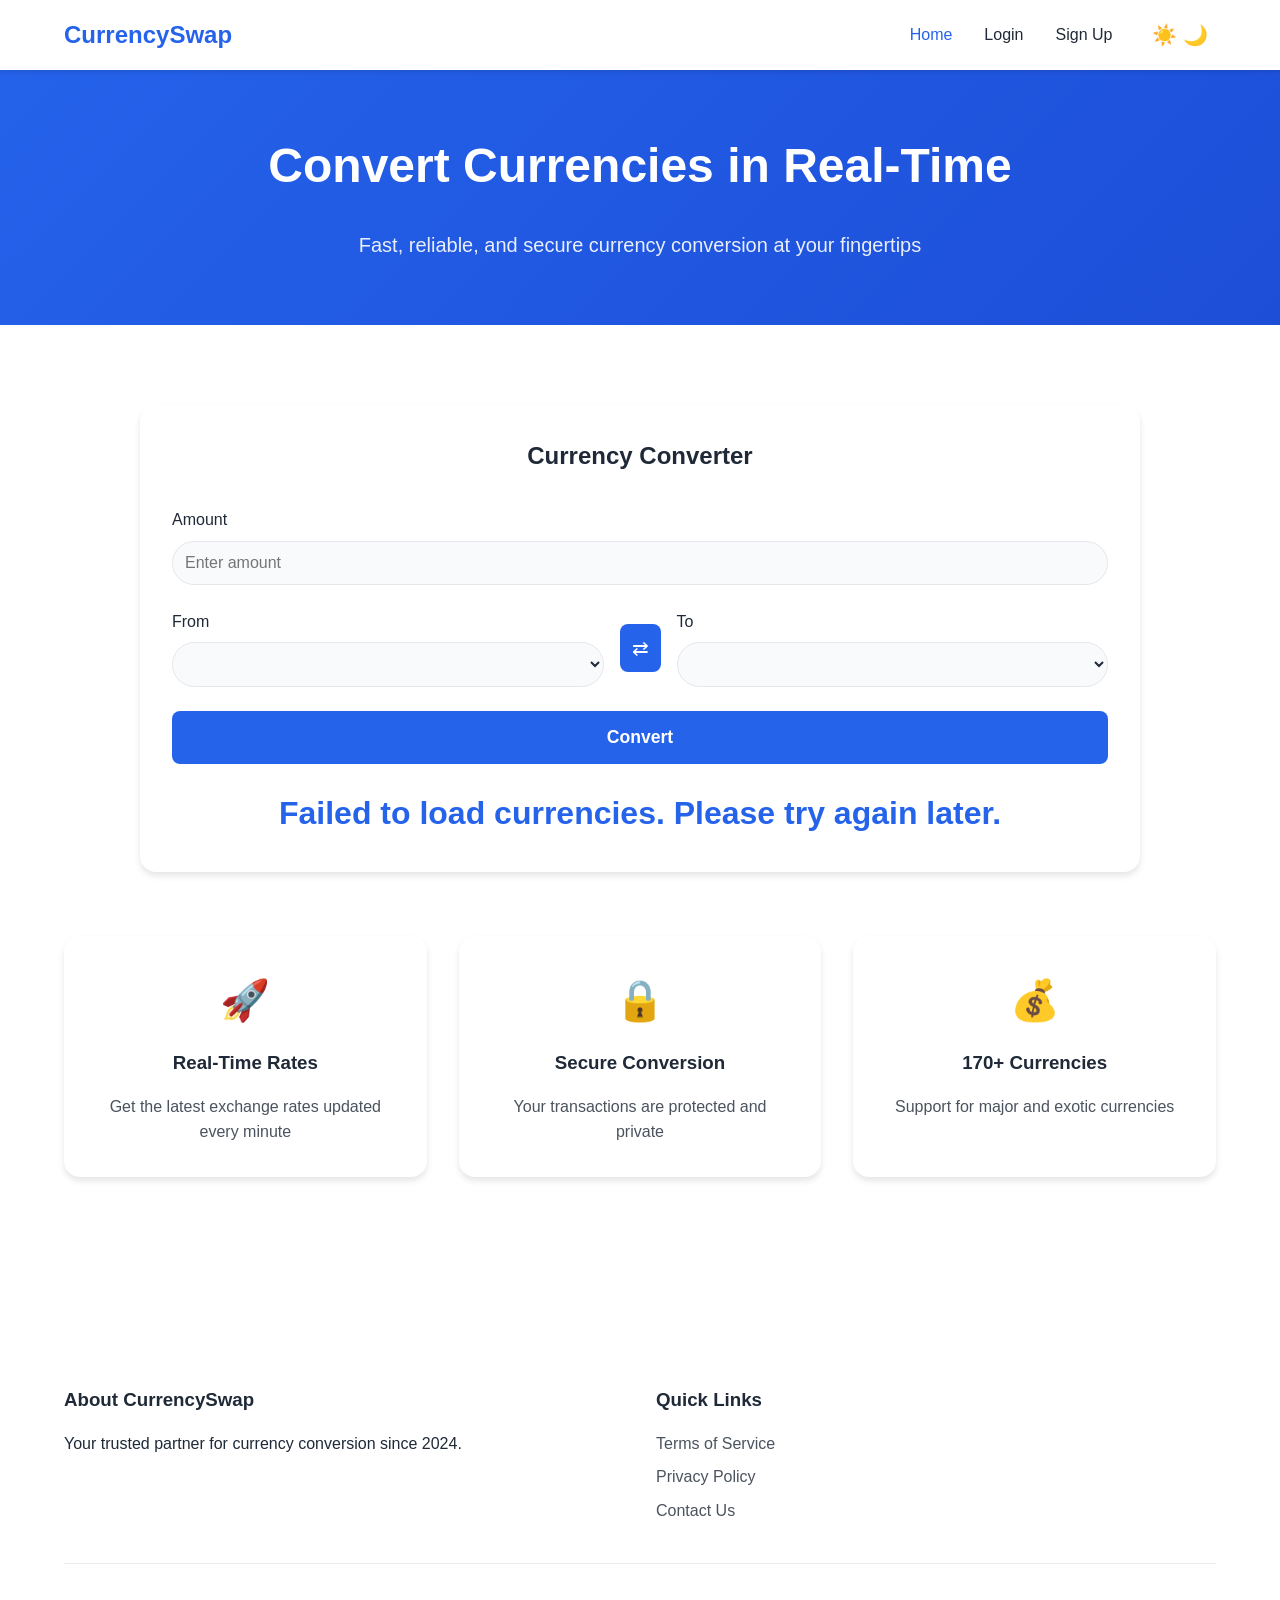
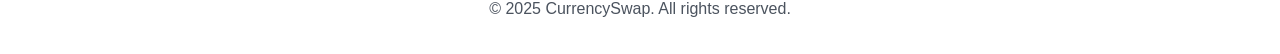
<file: index.html>
<!DOCTYPE html>
<html lang="en">
<head>
    <meta charset="UTF-8">
    <meta name="viewport" content="width=device-width, initial-scale=1.0">
    <title>CurrencySwap - Easy Currency Conversion</title>
    <link rel="stylesheet" href="style.css">
</head>
<body class="light-mode">
    <nav class="navbar">
        <div class="container">
            <div class="logo">CurrencySwap</div>
            <div class="nav-links">
                <a href="index.html" class="active">Home</a>
                <a href="login.html">Login</a>
                <a href="signup.html">Sign Up</a>
                <button id="theme-toggle" class="theme-toggle">
                    <span class="sun">☀️</span>
                    <span class="moon">🌙</span>
                </button>
            </div>
            <button class="mobile-menu">
                <span></span>
                <span></span>
                <span></span>
            </button>
        </div>
    </nav>

    <header class="hero">
        <div class="container">
            <h1>Convert Currencies in Real-Time</h1>
            <p>Fast, reliable, and secure currency conversion at your fingertips</p>
        </div>
    </header>

    <main class="converter-section">
        <div class="container">
            <div class="converter-card">
                <h2>Currency Converter</h2>
                <div class="converter-form">
                    <div class="input-group">
                        <label for="amount">Amount</label>
                        <input type="number" id="amount" placeholder="Enter amount" min="0" step="0.01">
                    </div>
                    <div class="currency-selectors">
                        <div class="input-group">
                            <label for="from-currency">From</label>
                            <select id="from-currency"></select>
                        </div>
                        <button id="swap-currencies" class="swap-btn">⇄</button>
                        <div class="input-group">
                            <label for="to-currency">To</label>
                            <select id="to-currency"></select>
                        </div>
                    </div>
                    <button id="convert-btn" class="convert-btn">Convert</button>
                    <div id="result" class="result">
                        <span class="result-amount">0.00</span>
                        <span class="result-currency">USD</span>
                    </div>
                </div>
            </div>

            <div class="features-grid">
                <div class="feature-card">
                    <div class="icon">🚀</div>
                    <h3>Real-Time Rates</h3>
                    <p>Get the latest exchange rates updated every minute</p>
                </div>
                <div class="feature-card">
                    <div class="icon">🔒</div>
                    <h3>Secure Conversion</h3>
                    <p>Your transactions are protected and private</p>
                </div>
                <div class="feature-card">
                    <div class="icon">💰</div>
                    <h3>170+ Currencies</h3>
                    <p>Support for major and exotic currencies</p>
                </div>
            </div>
        </div>
    </main>

    <footer>
        <div class="container">
            <div class="footer-content">
                <div class="footer-section">
                    <h3>About CurrencySwap</h3>
                    <p>Your trusted partner for currency conversion since 2024.</p>
                </div>
                <div class="footer-section">
                    <h3>Quick Links</h3>
                    <ul>
                        <li><a href="#">Terms of Service</a></li>
                        <li><a href="#">Privacy Policy</a></li>
                        <li><a href="#">Contact Us</a></li>
                    </ul>
                </div>
            </div>
            <div class="footer-bottom">
                <p>&copy; 2025 CurrencySwap. All rights reserved.</p>
            </div>
        </div>
    </footer>

    <script src="script.js"></script>
</body>
</html>
</file>
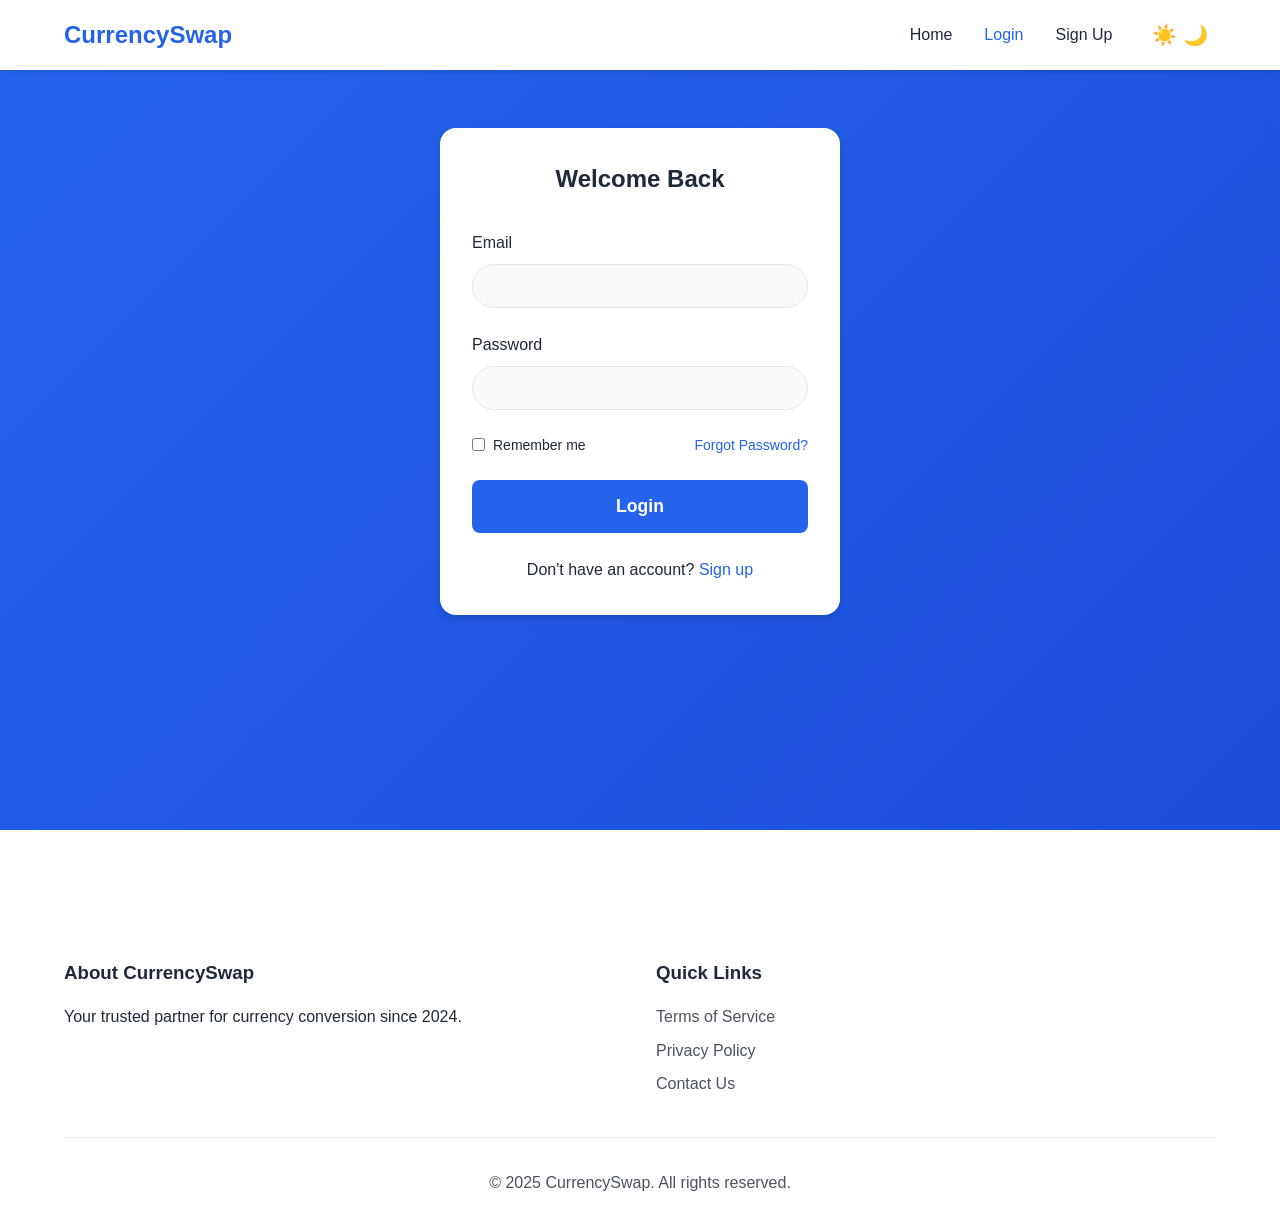
<file: login.html>
<!DOCTYPE html>
<html lang="en">
<head>
    <meta charset="UTF-8">
    <meta name="viewport" content="width=device-width, initial-scale=1.0">
    <title>Login - CurrencySwap</title>
    <link rel="stylesheet" href="style.css">
</head>
<body class="light-mode">
    <nav class="navbar">
        <div class="container">
            <div class="logo">CurrencySwap</div>
            <div class="nav-links">
                <a href="index.html">Home</a>
                <a href="login.html" class="active">Login</a>
                <a href="signup.html">Sign Up</a>
                <button id="theme-toggle" class="theme-toggle">
                    <span class="sun">☀️</span>
                    <span class="moon">🌙</span>
                </button>
            </div>
            <button class="mobile-menu">
                <span></span>
                <span></span>
                <span></span>
            </button>
        </div>
    </nav>

    <main class="auth-section">
        <div class="container">
            <div class="auth-card">
                <h2>Welcome Back</h2>
                <form id="login-form" class="auth-form">
                    <div class="input-group">
                        <label for="email">Email</label>
                        <input type="email" id="email" required>
                    </div>
                    <div class="input-group">
                        <label for="password">Password</label>
                        <input type="password" id="password" required>
                    </div>
                    <div class="form-footer">
                        <label class="remember-me">
                            <input type="checkbox" id="remember">
                            Remember me
                        </label>
                        <a href="#" class="forgot-password">Forgot Password?</a>
                    </div>
                    <button type="submit" class="auth-btn">Login</button>
                </form>
                <p class="auth-redirect">
                    Don't have an account? <a href="signup.html">Sign up</a>
                </p>
            </div>
        </div>
    </main>

    <footer>
        <div class="container">
            <div class="footer-content">
                <div class="footer-section">
                    <h3>About CurrencySwap</h3>
                    <p>Your trusted partner for currency conversion since 2024.</p>
                </div>
                <div class="footer-section">
                    <h3>Quick Links</h3>
                    <ul>
                        <li><a href="#">Terms of Service</a></li>
                        <li><a href="#">Privacy Policy</a></li>
                        <li><a href="#">Contact Us</a></li>
                    </ul>
                </div>
            </div>
            <div class="footer-bottom">
                <p>&copy; 2025 CurrencySwap. All rights reserved.</p>
            </div>
        </div>
    </footer>

    <script src="script.js"></script>
</body>
</html>
</file>
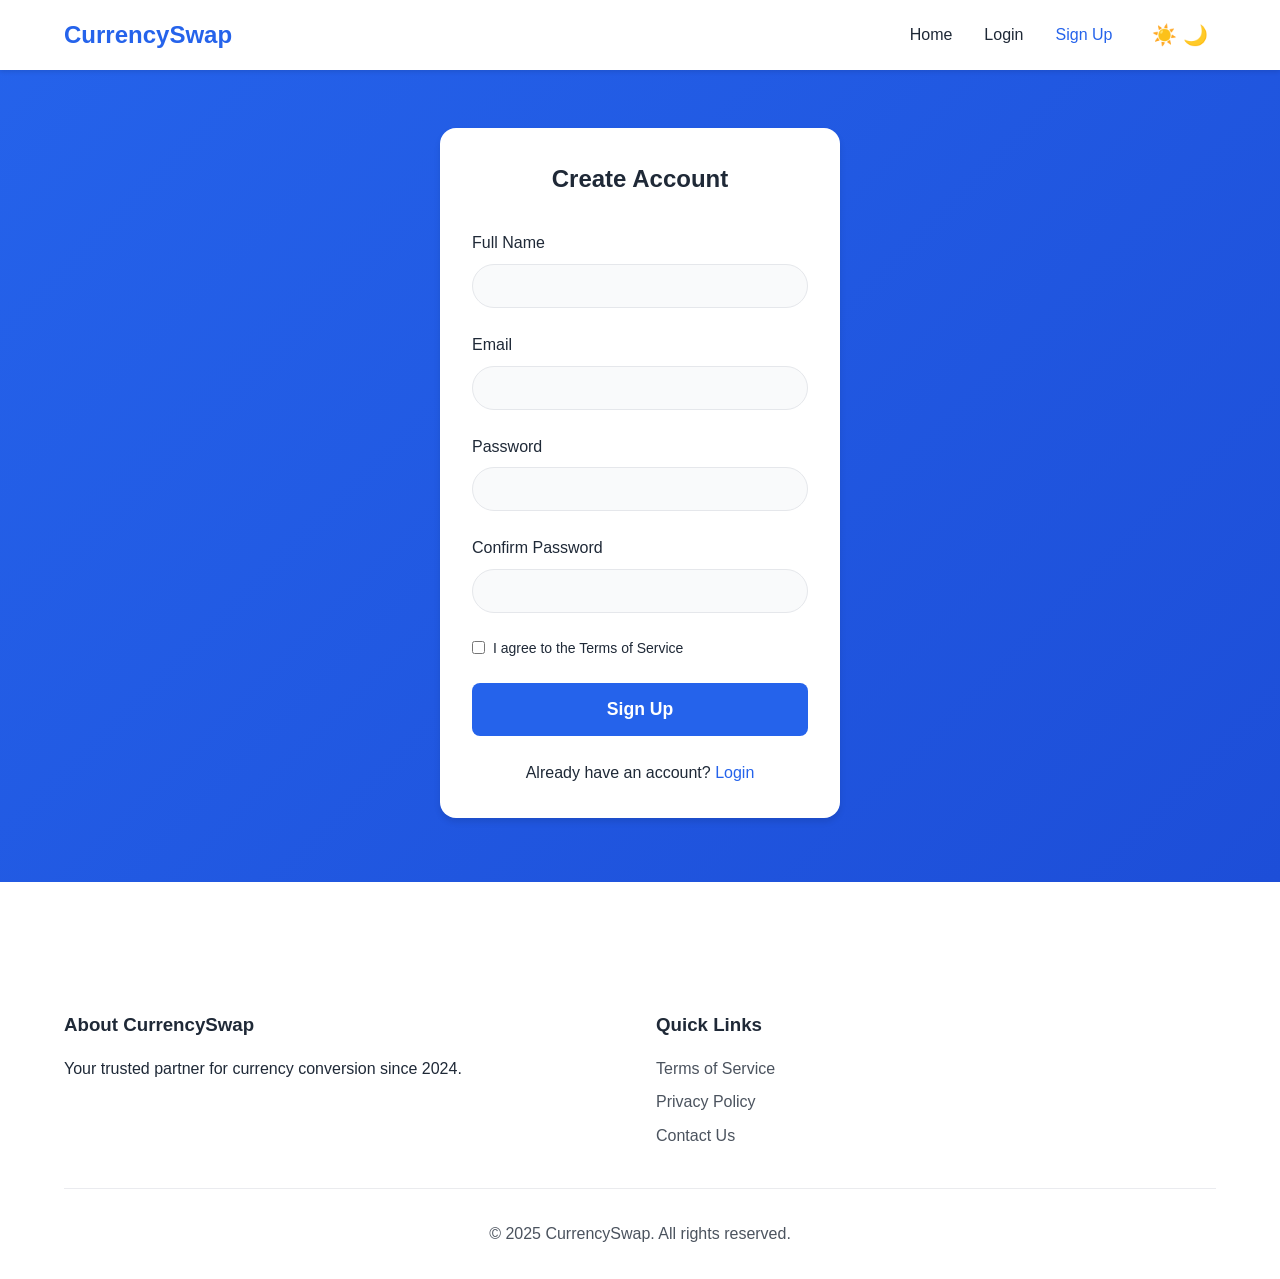
<file: signup.html>
<!DOCTYPE html>
<html lang="en">
<head>
    <meta charset="UTF-8">
    <meta name="viewport" content="width=device-width, initial-scale=1.0">
    <title>Sign Up - CurrencySwap</title>
    <link rel="stylesheet" href="style.css">
</head>
<body class="light-mode">
    <nav class="navbar">
        <div class="container">
            <div class="logo">CurrencySwap</div>
            <div class="nav-links">
                <a href="index.html">Home</a>
                <a href="login.html">Login</a>
                <a href="signup.html" class="active">Sign Up</a>
                <button id="theme-toggle" class="theme-toggle">
                    <span class="sun">☀️</span>
                    <span class="moon">🌙</span>
                </button>
            </div>
            <button class="mobile-menu">
                <span></span>
                <span></span>
                <span></span>
            </button>
        </div>
    </nav>

    <main class="auth-section">
        <div class="container">
            <div class="auth-card">
                <h2>Create Account</h2>
                <form id="signup-form" class="auth-form">
                    <div class="input-group">
                        <label for="name">Full Name</label>
                        <input type="text" id="name" required>
                    </div>
                    <div class="input-group">
                        <label for="email">Email</label>
                        <input type="email" id="email" required>
                    </div>
                    <div class="input-group">
                        <label for="password">Password</label>
                        <input type="password" id="password" required>
                    </div>
                    <div class="input-group">
                        <label for="confirm-password">Confirm Password</label>
                        <input type="password" id="confirm-password" required>
                    </div>
                    <div class="form-footer">
                        <label class="terms">
                            <input type="checkbox" id="terms" required>
                            I agree to the Terms of Service
                        </label>
                    </div>
                    <button type="submit" class="auth-btn">Sign Up</button>
                </form>
                <p class="auth-redirect">
                    Already have an account? <a href="login.html">Login</a>
                </p>
            </div>
        </div>
    </main>

    <footer>
        <div class="container">
            <div class="footer-content">
                <div class="footer-section">
                    <h3>About CurrencySwap</h3>
                    <p>Your trusted partner for currency conversion since 2024.</p>
                </div>
                <div class="footer-section">
                    <h3>Quick Links</h3>
                    <ul>
                        <li><a href="#">Terms of Service</a></li>
                        <li><a href="#">Privacy Policy</a></li>
                        <li><a href="#">Contact Us</a></li>
                    </ul>
                </div>
            </div>
            <div class="footer-bottom">
                <p>&copy; 2025 CurrencySwap. All rights reserved.</p>
            </div>
        </div>
    </footer>

    <script src="script.js"></script>
</body>
</html>
</file>
<file: style.css>
/* Base Styles */
:root {
    --primary-color: #2563eb;
    --secondary-color: #1d4ed8;
    --text-color: #1f2937;
    --bg-color: #ffffff;
    --card-bg: #ffffff;
    --border-color: #e5e7eb;
    --input-bg: #f9fafb;
    --shadow-color: rgba(0, 0, 0, 0.1);
}

.dark-mode {
    --primary-color: #60a5fa;
    --secondary-color: #3b82f6;
    --text-color: #f3f4f6;
    --bg-color: #111827;
    --card-bg: #1f2937;
    --border-color: #374151;
    --input-bg: #374151;
    --shadow-color: rgba(0, 0, 0, 0.3);
}

* {
    margin: 0;
    padding: 0;
    box-sizing: border-box;
}

body {
    font-family: 'Inter', -apple-system, BlinkMacSystemFont, 'Segoe UI', Roboto, sans-serif;
    line-height: 1.6;
    color: var(--text-color);
    background-color: var(--bg-color);
    transition: background-color 0.3s, color 0.3s;
}

.container {
    max-width: 1200px;
    margin: 0 auto;
    padding: 0 1.5rem;
}

/* Navigation */
.navbar {
    background: var(--card-bg);
    box-shadow: 0 2px 4px var(--shadow-color);
    position: fixed;
    width: 100%;
    top: 0;
    z-index: 1000;
}

.navbar .container {
    display: flex;
    justify-content: space-between;
    align-items: center;
    height: 70px;
}

.logo {
    font-size: 1.5rem;
    font-weight: 700;
    color: var(--primary-color);
}

.nav-links {
    display: flex;
    align-items: center;
    gap: 2rem;
}

.nav-links a {
    text-decoration: none;
    color: var(--text-color);
    font-weight: 500;
    transition: color 0.3s;
}

.nav-links a:hover,
.nav-links a.active {
    color: var(--primary-color);
}

.theme-toggle {
    background: none;
    border: none;
    cursor: pointer;
    padding: 0.5rem;
    font-size: 1.25rem;
}

.mobile-menu {
    display: none;
}

/* Hero Section */
.hero {
    background: linear-gradient(135deg, var(--primary-color), var(--secondary-color));
    color: white;
    padding: 8rem 0 4rem;
    text-align: center;
}

.hero h1 {
    font-size: 3rem;
    margin-bottom: 1.5rem;
    font-weight: 800;
}

.hero p {
    font-size: 1.25rem;
    max-width: 600px;
    margin: 0 auto;
    opacity: 0.9;
}

/* Converter Section */
.converter-section {
    padding: 5rem 0;
}

.converter-card {
    background: var(--card-bg);
    border-radius: 1rem;
    box-shadow: 0 4px 6px var(--shadow-color);
    padding: 2rem;
    max-width: 1000px;
    margin: 0 auto 4rem;
}

.converter-card h2 {
    text-align: center;
    margin-bottom: 2rem;
    color: var(--text-color);
}

.converter-form {
    display: flex;
    flex-direction: column;
    gap: 1.5rem;
}

.input-group {
    display: flex;
    flex-direction: column;
    gap: 0.5rem;
}

.input-group label {
    font-weight: 00;
    color: var(--text-color);
}

.input-group input,
.input-group select {
    padding: .75rem;
    border: 1px solid var(--border-color);
    border-radius: 77.5rem;
    background: var(--input-bg);
    color: var(--text-color);
    font-size: 1rem;
}



.currency-selectors {
    display: grid;
    grid-template-columns: 1fr auto 1fr;
    gap: 1rem;
    align-items: center;
}

.swap-btn {
    background: var(--primary-color);
    color: white;
    border: none;
    border-radius: 0.5rem;
    padding: 0.75rem;
    cursor: pointer;
    font-size: 1.25rem;
    transition: background-color 0.3s;
}

.swap-btn:hover {
    background: var(--secondary-color);
}

.convert-btn {
    background: var(--primary-color);
    color: white;
    border: none;
    border-radius: 0.5rem;
    padding: 1rem;
    font-size: 1.1rem;
    font-weight: 600;
    cursor: pointer;
    transition: background-color 0.3s;
}

.convert-btn:hover {
    background: var(--secondary-color);
}

.result {
    text-align: center;
    font-size: 2rem;
    font-weight: 700;
    color: var(--primary-color);
}

/* Features Grid */
.features-grid {
    display: grid;
    grid-template-columns: repeat(auto-fit, minmax(250px, 1fr));
    gap: 2rem;
    margin-top: 4rem;
}

.feature-card {
    background: var(--card-bg);
    padding: 2rem;
    border-radius: 1rem;
    text-align: center;
    box-shadow: 0 4px 6px var(--shadow-color);
}

.feature-card .icon {
    font-size: 2.5rem;
    margin-bottom: 1rem;
}

.feature-card h3 {
    margin-bottom: 1rem;
    color: var(--text-color);
}

.feature-card p {
    color: var(--text-color);
    opacity: 0.8;
}

/* Auth Pages */
.auth-section {
    min-height: calc(100vh - 70px);
    padding: 8rem 0 4rem;
    background: linear-gradient(135deg, var(--primary-color), var(--secondary-color));
}

.auth-card {
    background: var(--card-bg);
    border-radius: 1rem;
    box-shadow: 0 4px 6px var(--shadow-color);
    padding: 2rem;
    max-width: 400px;
    margin: 0 auto;
}

.auth-card h2 {
    text-align: center;
    margin-bottom: 2rem;
    color: var(--text-color);
}

.auth-form {
    display: flex;
    flex-direction: column;
    gap: 1.5rem;
}

.form-footer {
    display: flex;
    justify-content: space-between;
    align-items: center;
    font-size: 0.875rem;
}

.remember-me,
.terms {
    display: flex;
    align-items: center;
    gap: 0.5rem;
    color: var(--text-color);
}

.forgot-password {
    color: var(--primary-color);
    text-decoration: none;
}

.auth-btn {
    background: var(--primary-color);
    color: white;
    border: none;
    border-radius: 0.5rem;
    padding: 1rem;
    font-size: 1.1rem;
    font-weight: 600;
    cursor: pointer;
    transition: background-color 0.3s;
}

.auth-btn:hover {
    background: var(--secondary-color);
}

.auth-redirect {
    text-align: center;
    margin-top: 1.5rem;
    color: var(--text-color);
}

.auth-redirect a {
    color: var(--primary-color);
    text-decoration: none;
    font-weight: 500;
}

/* Footer */
footer {
    background: var(--card-bg);
    color: var(--text-color);
    padding: 4rem 0 2rem;
    margin-top: 4rem;
}

.footer-content {
    display: grid;
    grid-template-columns: repeat(auto-fit, minmax(250px, 1fr));
    gap: 2rem;
    margin-bottom: 2rem;
}

.footer-section h3 {
    margin-bottom: 1rem;
    color: var(--text-color);
}

.footer-section ul {
    list-style: none;
}

.footer-section ul li {
    margin-bottom: 0.5rem;
}

.footer-section a {
    color: var(--text-color);
    text-decoration: none;
    opacity: 0.8;
    transition: opacity 0.3s;
}

.footer-section a:hover {
    opacity: 1;
}

.footer-bottom {
    text-align: center;
    padding-top: 2rem;
    border-top: 1px solid var(--border-color);
    color: var(--text-color);
    opacity: 0.8;
}

/* Responsive Design */
@media (max-width: 768px) {
    .nav-links {
        display: none;
        position: absolute;
        top: 70px;
        left: 0;
        right: 0;
        background: var(--card-bg);
        padding: 1rem;
        flex-direction: column;
        align-items: center;
        box-shadow: 0 2px 4px var(--shadow-color);
    }

    .nav-links.active {
        display: flex;
    }

    .mobile-menu {
        display: block;
        background: none;
        border: none;
        cursor: pointer;
        padding: 0.5rem;
    }

    .mobile-menu span {
        display: block;
        width: 25px;
        height: 2px;
        background: var(--text-color);
        margin: 5px 0;
        transition: 0.3s;
    }

    .mobile-menu.active span:nth-child(1) {
        transform: rotate(45deg) translate(5px, 5px);
    }

    .mobile-menu.active span:nth-child(2) {
        opacity: 0;
    }

    .mobile-menu.active span:nth-child(3) {
        transform: rotate(-45deg) translate(7px, -6px);
    }

    .hero h1 {
        font-size: 2.5rem;
    }

    .currency-selectors {
        grid-template-columns: 1fr;
    }

    .swap-btn {
        transform: rotate(90deg);
        margin: 1rem auto;
    }
}
</file>
